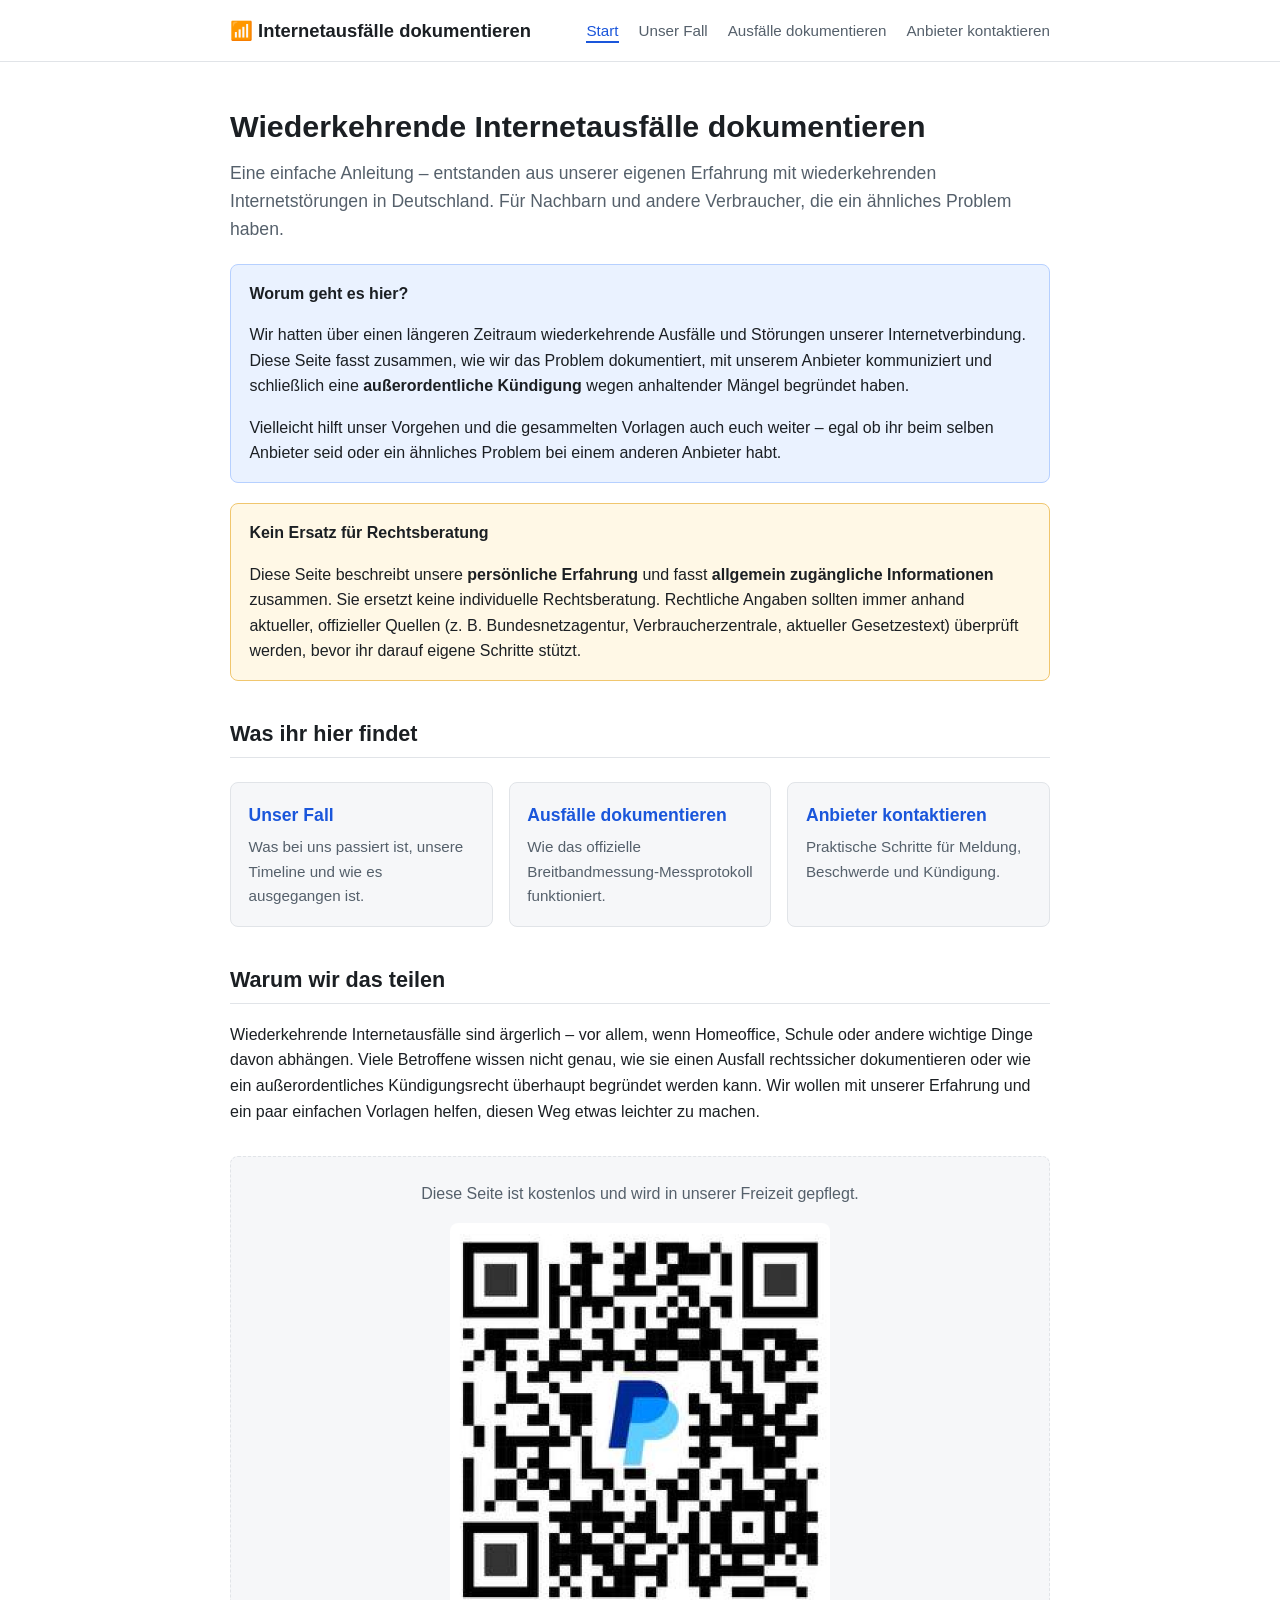
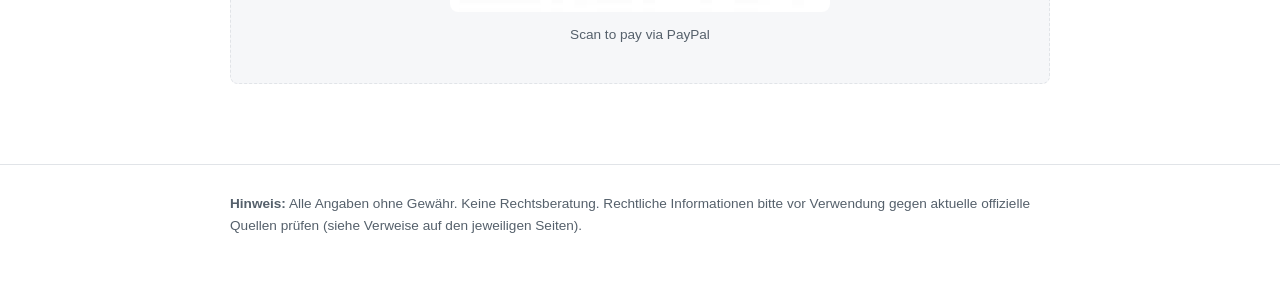
<file: index.html>
<!DOCTYPE html>
<html lang="de">
<head>
<meta charset="UTF-8">
<meta name="viewport" content="width=device-width, initial-scale=1.0">
<title>Wiederkehrende Internetausfälle – Erfahrungen &amp; Hilfe</title>
<meta name="description" content="Dokumentation wiederkehrender Internetausfälle in Deutschland: Messprotokoll, Anbieterkontakt und außerordentliche Kündigung. Persönliche Erfahrung und allgemeine Hinweise.">
<link rel="stylesheet" href="css/style.css">
</head>
<body>

<header class="site-header">
  <div class="header-inner">
    <a href="index.html" class="site-title">📶 Internetausfälle dokumentieren</a>
    <nav class="main-nav">
      <ul>
        <li><a href="index.html" class="active">Start</a></li>
        <li><a href="unser-fall.html">Unser Fall</a></li>
        <li><a href="messprotokoll.html">Ausfälle dokumentieren</a></li>
        <li><a href="anbieter-kontaktieren.html">Anbieter kontaktieren</a></li>
      </ul>
    </nav>
  </div>
</header>

<main>
  <div class="container">

    <h1>Wiederkehrende Internetausfälle dokumentieren</h1>
    <p class="lede">
      Eine einfache Anleitung – entstanden aus unserer eigenen Erfahrung mit
      wiederkehrenden Internetstörungen in Deutschland. Für Nachbarn und
      andere Verbraucher, die ein ähnliches Problem haben.
    </p>

    <div class="box box-info">
      <span class="box-title">Worum geht es hier?</span>
      <p>
        Wir hatten über einen längeren Zeitraum wiederkehrende Ausfälle und
        Störungen unserer Internetverbindung. Diese Seite fasst zusammen,
        wie wir das Problem dokumentiert, mit unserem Anbieter kommuniziert
        und schließlich eine <strong>außerordentliche Kündigung</strong>
        wegen anhaltender Mängel begründet haben.
      </p>
      <p>
        Vielleicht hilft unser Vorgehen und die gesammelten Vorlagen auch
        euch weiter – egal ob ihr beim selben Anbieter seid oder ein
        ähnliches Problem bei einem anderen Anbieter habt.
      </p>
    </div>

    <div class="box box-warning">
      <span class="box-title">Kein Ersatz für Rechtsberatung</span>
      <p>
        Diese Seite beschreibt unsere <strong>persönliche Erfahrung</strong>
        und fasst <strong>allgemein zugängliche Informationen</strong>
        zusammen. Sie ersetzt keine individuelle Rechtsberatung. Rechtliche
        Angaben sollten immer anhand aktueller, offizieller Quellen
        (z.&nbsp;B. Bundesnetzagentur, Verbraucherzentrale, aktueller
        Gesetzestext) überprüft werden, bevor ihr darauf eigene Schritte
        stützt.
      </p>
    </div>

    <h2>Was ihr hier findet</h2>
    <div class="card-grid">
      <a class="card" href="unser-fall.html">
        <h3>Unser Fall</h3>
        <p>Was bei uns passiert ist, unsere Timeline und wie es ausgegangen ist.</p>
      </a>
      <a class="card" href="messprotokoll.html">
        <h3>Ausfälle dokumentieren</h3>
        <p>Wie das offizielle Breitbandmessung-Messprotokoll funktioniert.</p>
      </a>
      <a class="card" href="anbieter-kontaktieren.html">
        <h3>Anbieter kontaktieren</h3>
        <p>Praktische Schritte für Meldung, Beschwerde und Kündigung.</p>
      </a>
    </div>

    <h2>Warum wir das teilen</h2>
    <p>
      Wiederkehrende Internetausfälle sind ärgerlich – vor allem, wenn Homeoffice,
      Schule oder andere wichtige Dinge davon abhängen. Viele Betroffene wissen
      nicht genau, wie sie einen Ausfall rechtssicher dokumentieren oder wie ein
      außerordentliches Kündigungsrecht überhaupt begründet werden kann. Wir
      wollen mit unserer Erfahrung und ein paar einfachen Vorlagen helfen, diesen
      Weg etwas leichter zu machen.
    </p>

    <div class="support-box">
      <p>Diese Seite ist kostenlos und wird in unserer Freizeit gepflegt.</p>
      <img src="assets/support/paypal-qr.png" alt="PayPal-QR-Code zum Bezahlen" style="max-width:380px; width:100%; margin: 0 auto 0.75rem; display:block;">
      <p style="font-size:0.85rem;">Scan to pay via PayPal</p>
    </div>

  </div>
</main>

<footer class="site-footer">
  <div class="footer-disclaimer">
    <strong>Hinweis:</strong> Alle Angaben ohne Gewähr. Keine Rechtsberatung.
    Rechtliche Informationen bitte vor Verwendung gegen aktuelle offizielle
    Quellen prüfen (siehe Verweise auf den jeweiligen Seiten).
  </div>
</footer>

</body>
</html>
</file>
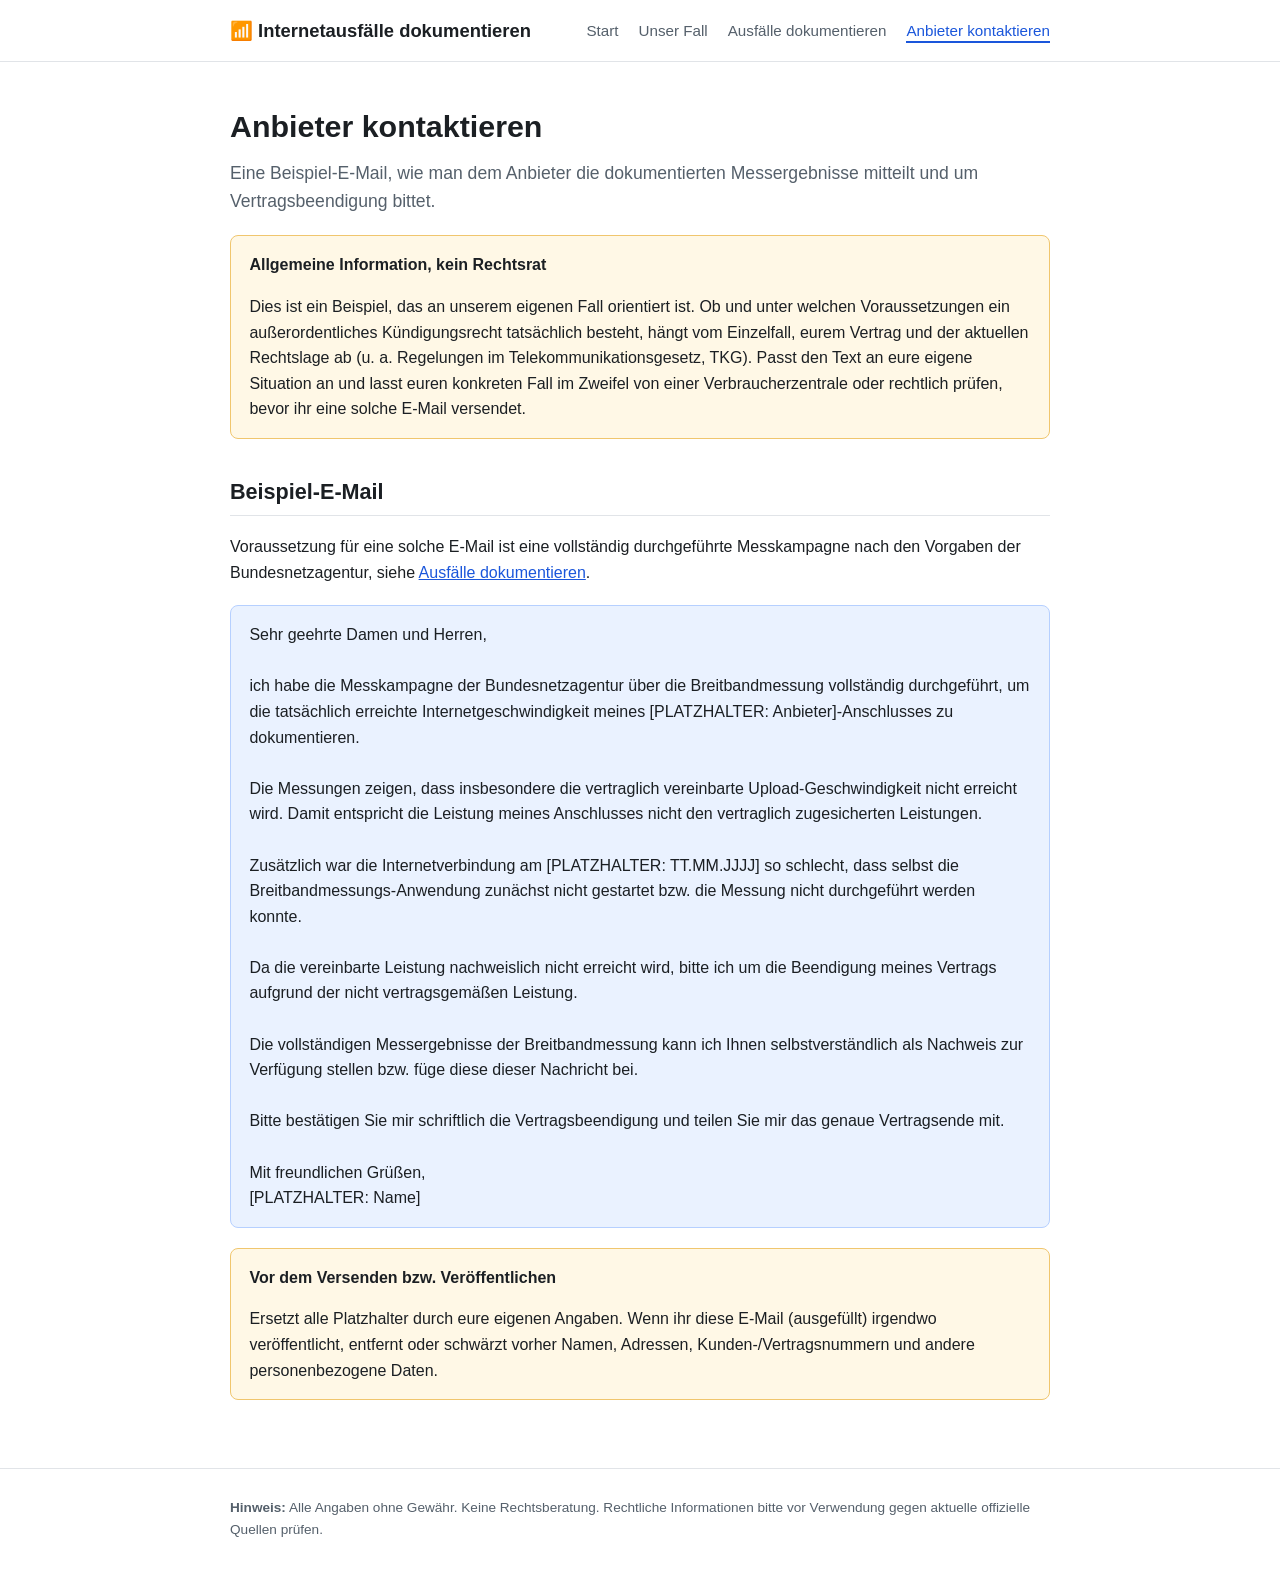
<file: anbieter-kontaktieren.html>
<!DOCTYPE html>
<html lang="de">
<head>
<meta charset="UTF-8">
<meta name="viewport" content="width=device-width, initial-scale=1.0">
<title>Anbieter kontaktieren – Internetausfälle dokumentieren</title>
<meta name="description" content="Beispiel-E-Mail, um den Internetanbieter über dokumentierte Messergebnisse zu informieren und um Vertragsbeendigung zu bitten.">
<link rel="stylesheet" href="css/style.css">
</head>
<body>

<header class="site-header">
  <div class="header-inner">
    <a href="index.html" class="site-title">📶 Internetausfälle dokumentieren</a>
    <nav class="main-nav">
      <ul>
        <li><a href="index.html">Start</a></li>
        <li><a href="unser-fall.html">Unser Fall</a></li>
        <li><a href="messprotokoll.html">Ausfälle dokumentieren</a></li>
        <li><a href="anbieter-kontaktieren.html" class="active">Anbieter kontaktieren</a></li>
      </ul>
    </nav>
  </div>
</header>

<main>
  <div class="container">

    <h1>Anbieter kontaktieren</h1>
    <p class="lede">
      Eine Beispiel-E-Mail, wie man dem Anbieter die dokumentierten
      Messergebnisse mitteilt und um Vertragsbeendigung bittet.
    </p>

    <div class="box box-warning">
      <span class="box-title">Allgemeine Information, kein Rechtsrat</span>
      <p>
        Dies ist ein Beispiel, das an unserem eigenen Fall orientiert ist.
        Ob und unter welchen Voraussetzungen ein außerordentliches
        Kündigungsrecht tatsächlich besteht, hängt vom Einzelfall, eurem
        Vertrag und der aktuellen Rechtslage ab (u.&nbsp;a. Regelungen im
        Telekommunikationsgesetz, TKG). Passt den Text an eure eigene
        Situation an und lasst euren konkreten Fall im Zweifel von einer
        Verbraucherzentrale oder rechtlich prüfen, bevor ihr eine solche
        E-Mail versendet.
      </p>
    </div>

    <h2>Beispiel-E-Mail</h2>
    <p>
      Voraussetzung für eine solche E-Mail ist eine vollständig
      durchgeführte Messkampagne nach den Vorgaben der Bundesnetzagentur,
      siehe <a href="messprotokoll.html">Ausfälle dokumentieren</a>.
    </p>

    <div class="box box-info">
      <p style="white-space: pre-line;">Sehr geehrte Damen und Herren,

ich habe die Messkampagne der Bundesnetzagentur über die Breitbandmessung vollständig durchgeführt, um die tatsächlich erreichte Internetgeschwindigkeit meines [PLATZHALTER: Anbieter]-Anschlusses zu dokumentieren.

Die Messungen zeigen, dass insbesondere die vertraglich vereinbarte Upload-Geschwindigkeit nicht erreicht wird. Damit entspricht die Leistung meines Anschlusses nicht den vertraglich zugesicherten Leistungen.

Zusätzlich war die Internetverbindung am [PLATZHALTER: TT.MM.JJJJ] so schlecht, dass selbst die Breitbandmessungs-Anwendung zunächst nicht gestartet bzw. die Messung nicht durchgeführt werden konnte.

Da die vereinbarte Leistung nachweislich nicht erreicht wird, bitte ich um die Beendigung meines Vertrags aufgrund der nicht vertragsgemäßen Leistung.

Die vollständigen Messergebnisse der Breitbandmessung kann ich Ihnen selbstverständlich als Nachweis zur Verfügung stellen bzw. füge diese dieser Nachricht bei.

Bitte bestätigen Sie mir schriftlich die Vertragsbeendigung und teilen Sie mir das genaue Vertragsende mit.

Mit freundlichen Grüßen,
[PLATZHALTER: Name]</p>
    </div>

    <div class="box box-warning">
      <span class="box-title">Vor dem Versenden bzw. Veröffentlichen</span>
      <p>
        Ersetzt alle Platzhalter durch eure eigenen Angaben. Wenn ihr diese
        E-Mail (ausgefüllt) irgendwo veröffentlicht, entfernt oder
        schwärzt vorher Namen, Adressen, Kunden-/Vertragsnummern und
        andere personenbezogene Daten.
      </p>
    </div>

  </div>
</main>

<footer class="site-footer">
  <div class="footer-disclaimer">
    <strong>Hinweis:</strong> Alle Angaben ohne Gewähr. Keine Rechtsberatung.
    Rechtliche Informationen bitte vor Verwendung gegen aktuelle offizielle
    Quellen prüfen.
  </div>
</footer>

</body>
</html>
</file>
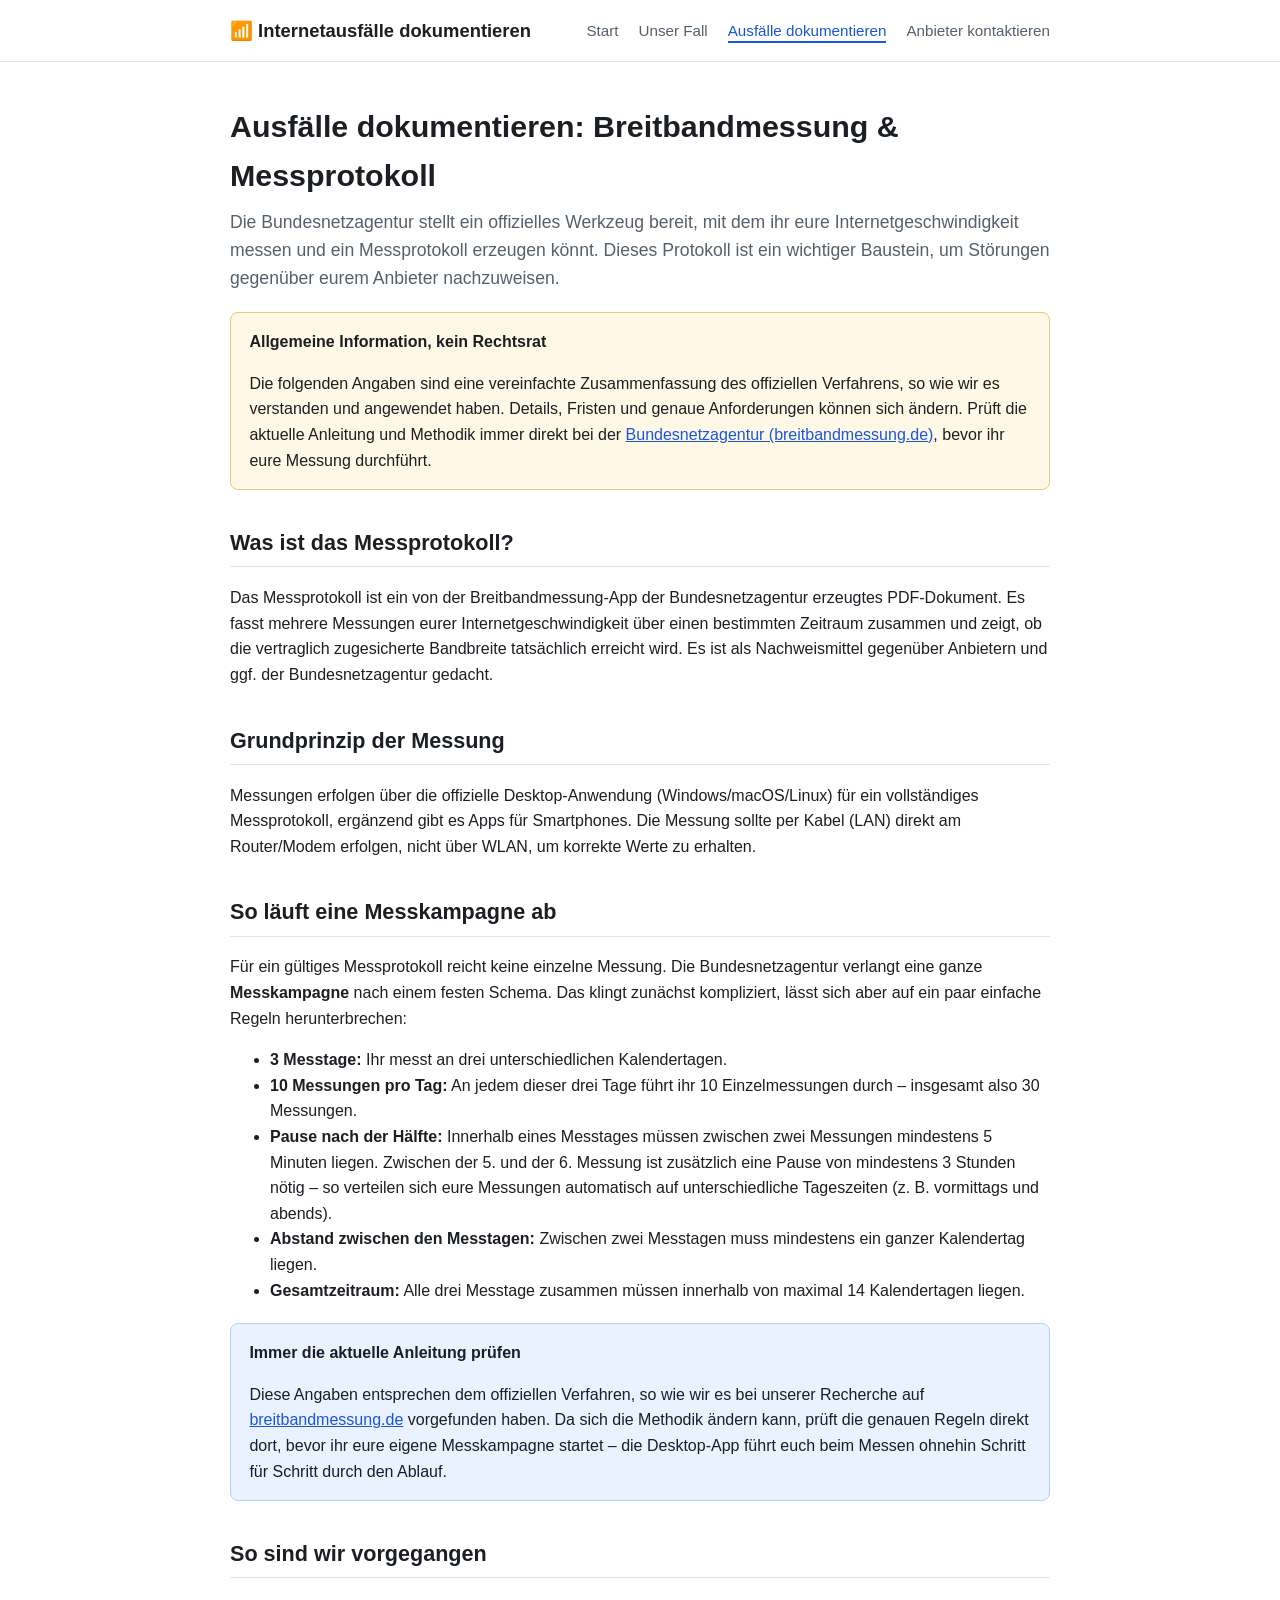
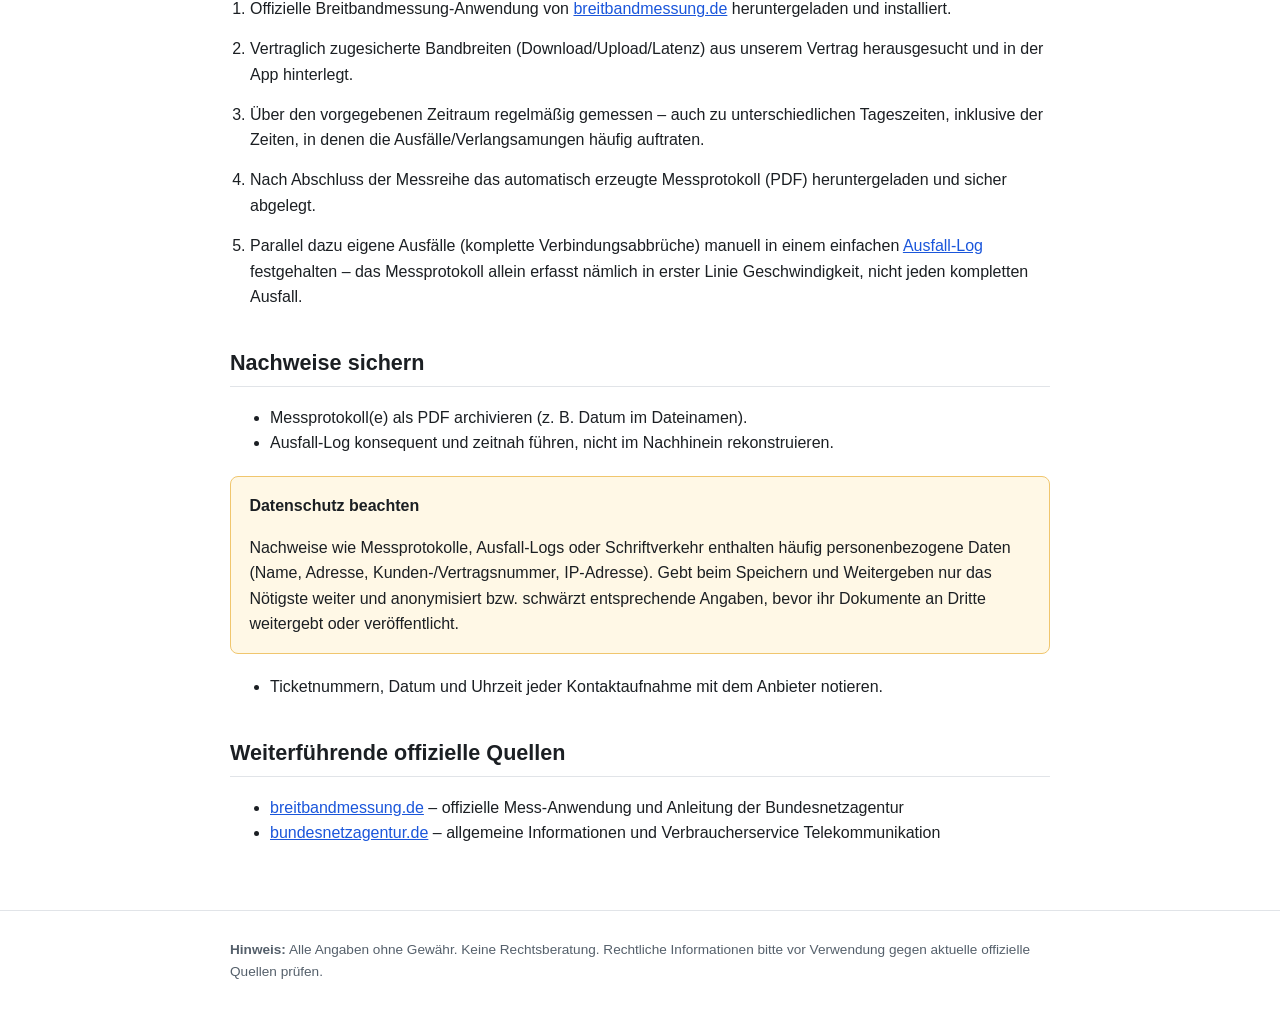
<file: messprotokoll.html>
<!DOCTYPE html>
<html lang="de">
<head>
<meta charset="UTF-8">
<meta name="viewport" content="width=device-width, initial-scale=1.0">
<title>Ausfälle dokumentieren (Breitbandmessung / Messprotokoll)</title>
<meta name="description" content="So funktioniert das offizielle Breitbandmessung-Messprotokoll der Bundesnetzagentur zur Dokumentation von Internetausfällen.">
<link rel="stylesheet" href="css/style.css">
</head>
<body>

<header class="site-header">
  <div class="header-inner">
    <a href="index.html" class="site-title">📶 Internetausfälle dokumentieren</a>
    <nav class="main-nav">
      <ul>
        <li><a href="index.html">Start</a></li>
        <li><a href="unser-fall.html">Unser Fall</a></li>
        <li><a href="messprotokoll.html" class="active">Ausfälle dokumentieren</a></li>
        <li><a href="anbieter-kontaktieren.html">Anbieter kontaktieren</a></li>
      </ul>
    </nav>
  </div>
</header>

<main>
  <div class="container">

    <h1>Ausfälle dokumentieren: Breitbandmessung &amp; Messprotokoll</h1>
    <p class="lede">
      Die Bundesnetzagentur stellt ein offizielles Werkzeug bereit, mit dem
      ihr eure Internetgeschwindigkeit messen und ein Messprotokoll
      erzeugen könnt. Dieses Protokoll ist ein wichtiger Baustein, um
      Störungen gegenüber eurem Anbieter nachzuweisen.
    </p>

    <div class="box box-warning">
      <span class="box-title">Allgemeine Information, kein Rechtsrat</span>
      <p>
        Die folgenden Angaben sind eine vereinfachte Zusammenfassung des
        offiziellen Verfahrens, so wie wir es verstanden und angewendet
        haben. Details, Fristen und genaue Anforderungen können sich
        ändern. Prüft die aktuelle Anleitung und Methodik immer direkt bei
        der
        <a href="https://www.breitbandmessung.de" target="_blank" rel="noopener">Bundesnetzagentur (breitbandmessung.de)</a>,
        bevor ihr eure Messung durchführt.
      </p>
    </div>

    <h2>Was ist das Messprotokoll?</h2>
    <p>
      Das Messprotokoll ist ein von der Breitbandmessung-App der
      Bundesnetzagentur erzeugtes PDF-Dokument. Es fasst mehrere Messungen
      eurer Internetgeschwindigkeit über einen bestimmten Zeitraum zusammen
      und zeigt, ob die vertraglich zugesicherte Bandbreite tatsächlich
      erreicht wird. Es ist als Nachweismittel gegenüber Anbietern und ggf.
      der Bundesnetzagentur gedacht.
    </p>

    <h2>Grundprinzip der Messung</h2>
    <p>
      Messungen erfolgen über die offizielle Desktop-Anwendung
      (Windows/macOS/Linux) für ein vollständiges Messprotokoll,
      ergänzend gibt es Apps für Smartphones. Die Messung sollte per
      Kabel (LAN) direkt am Router/Modem erfolgen, nicht über WLAN, um
      korrekte Werte zu erhalten.
    </p>

    <h2>So läuft eine Messkampagne ab</h2>
    <p>
      Für ein gültiges Messprotokoll reicht keine einzelne Messung. Die
      Bundesnetzagentur verlangt eine ganze <strong>Messkampagne</strong>
      nach einem festen Schema. Das klingt zunächst kompliziert, lässt
      sich aber auf ein paar einfache Regeln herunterbrechen:
    </p>
    <ul>
      <li><strong>3 Messtage:</strong> Ihr messt an drei unterschiedlichen Kalendertagen.</li>
      <li><strong>10 Messungen pro Tag:</strong> An jedem dieser drei Tage führt ihr 10 Einzelmessungen durch – insgesamt also 30 Messungen.</li>
      <li><strong>Pause nach der Hälfte:</strong> Innerhalb eines Messtages müssen zwischen zwei Messungen mindestens 5 Minuten liegen. Zwischen der 5. und der 6. Messung ist zusätzlich eine Pause von mindestens 3 Stunden nötig – so verteilen sich eure Messungen automatisch auf unterschiedliche Tageszeiten (z.&nbsp;B. vormittags und abends).</li>
      <li><strong>Abstand zwischen den Messtagen:</strong> Zwischen zwei Messtagen muss mindestens ein ganzer Kalendertag liegen.</li>
      <li><strong>Gesamtzeitraum:</strong> Alle drei Messtage zusammen müssen innerhalb von maximal 14 Kalendertagen liegen.</li>
    </ul>

    <div class="box box-info">
      <span class="box-title">Immer die aktuelle Anleitung prüfen</span>
      <p>
        Diese Angaben entsprechen dem offiziellen Verfahren, so wie wir
        es bei unserer Recherche auf
        <a href="https://www.breitbandmessung.de/fragen-und-antworten" target="_blank" rel="noopener">breitbandmessung.de</a>
        vorgefunden haben. Da sich die Methodik ändern kann, prüft die
        genauen Regeln direkt dort, bevor ihr eure eigene Messkampagne
        startet – die Desktop-App führt euch beim Messen ohnehin Schritt
        für Schritt durch den Ablauf.
      </p>
    </div>

    <h2>So sind wir vorgegangen</h2>
    <ol class="steps">
      <li>
        Offizielle Breitbandmessung-Anwendung von
        <a href="https://www.breitbandmessung.de" target="_blank" rel="noopener">breitbandmessung.de</a>
        heruntergeladen und installiert.
      </li>
      <li>
        Vertraglich zugesicherte Bandbreiten (Download/Upload/Latenz) aus
        unserem Vertrag herausgesucht und in der App hinterlegt.
      </li>
      <li>
        Über den vorgegebenen Zeitraum regelmäßig gemessen – auch zu
        unterschiedlichen Tageszeiten, inklusive der Zeiten, in denen die
        Ausfälle/Verlangsamungen häufig auftraten.
      </li>
      <li>
        Nach Abschluss der Messreihe das automatisch erzeugte
        Messprotokoll (PDF) heruntergeladen und sicher abgelegt.
      </li>
      <li>
        Parallel dazu eigene Ausfälle (komplette Verbindungsabbrüche)
        manuell in einem einfachen
        <a href="templates/ausfall-log-vorlage.csv" download>Ausfall-Log</a>
        festgehalten – das Messprotokoll allein erfasst nämlich in erster
        Linie Geschwindigkeit, nicht jeden kompletten Ausfall.
      </li>
    </ol>

    <h2>Nachweise sichern</h2>
    <ul>
      <li>Messprotokoll(e) als PDF archivieren (z.&nbsp;B. Datum im Dateinamen).</li>
      <li>Ausfall-Log konsequent und zeitnah führen, nicht im Nachhinein rekonstruieren.</li>
    </ul>

    <div class="box box-warning">
      <span class="box-title">Datenschutz beachten</span>
      <p>
        Nachweise wie Messprotokolle, Ausfall-Logs oder Schriftverkehr
        enthalten häufig personenbezogene Daten (Name, Adresse,
        Kunden-/Vertragsnummer, IP-Adresse). Gebt beim Speichern und
        Weitergeben nur das Nötigste weiter und anonymisiert bzw. schwärzt
        entsprechende Angaben, bevor ihr Dokumente an Dritte weitergebt
        oder veröffentlicht.
      </p>
    </div>

    <ul>
      <li>Ticketnummern, Datum und Uhrzeit jeder Kontaktaufnahme mit dem Anbieter notieren.</li>
    </ul>

    <h2>Weiterführende offizielle Quellen</h2>
    <ul>
      <li><a href="https://www.breitbandmessung.de" target="_blank" rel="noopener">breitbandmessung.de</a> – offizielle Mess-Anwendung und Anleitung der Bundesnetzagentur</li>
      <li><a href="https://www.bundesnetzagentur.de" target="_blank" rel="noopener">bundesnetzagentur.de</a> – allgemeine Informationen und Verbraucherservice Telekommunikation</li>
    </ul>

  </div>
</main>

<footer class="site-footer">
  <div class="footer-disclaimer">
    <strong>Hinweis:</strong> Alle Angaben ohne Gewähr. Keine Rechtsberatung.
    Rechtliche Informationen bitte vor Verwendung gegen aktuelle offizielle
    Quellen prüfen.
  </div>
</footer>

</body>
</html>
</file>
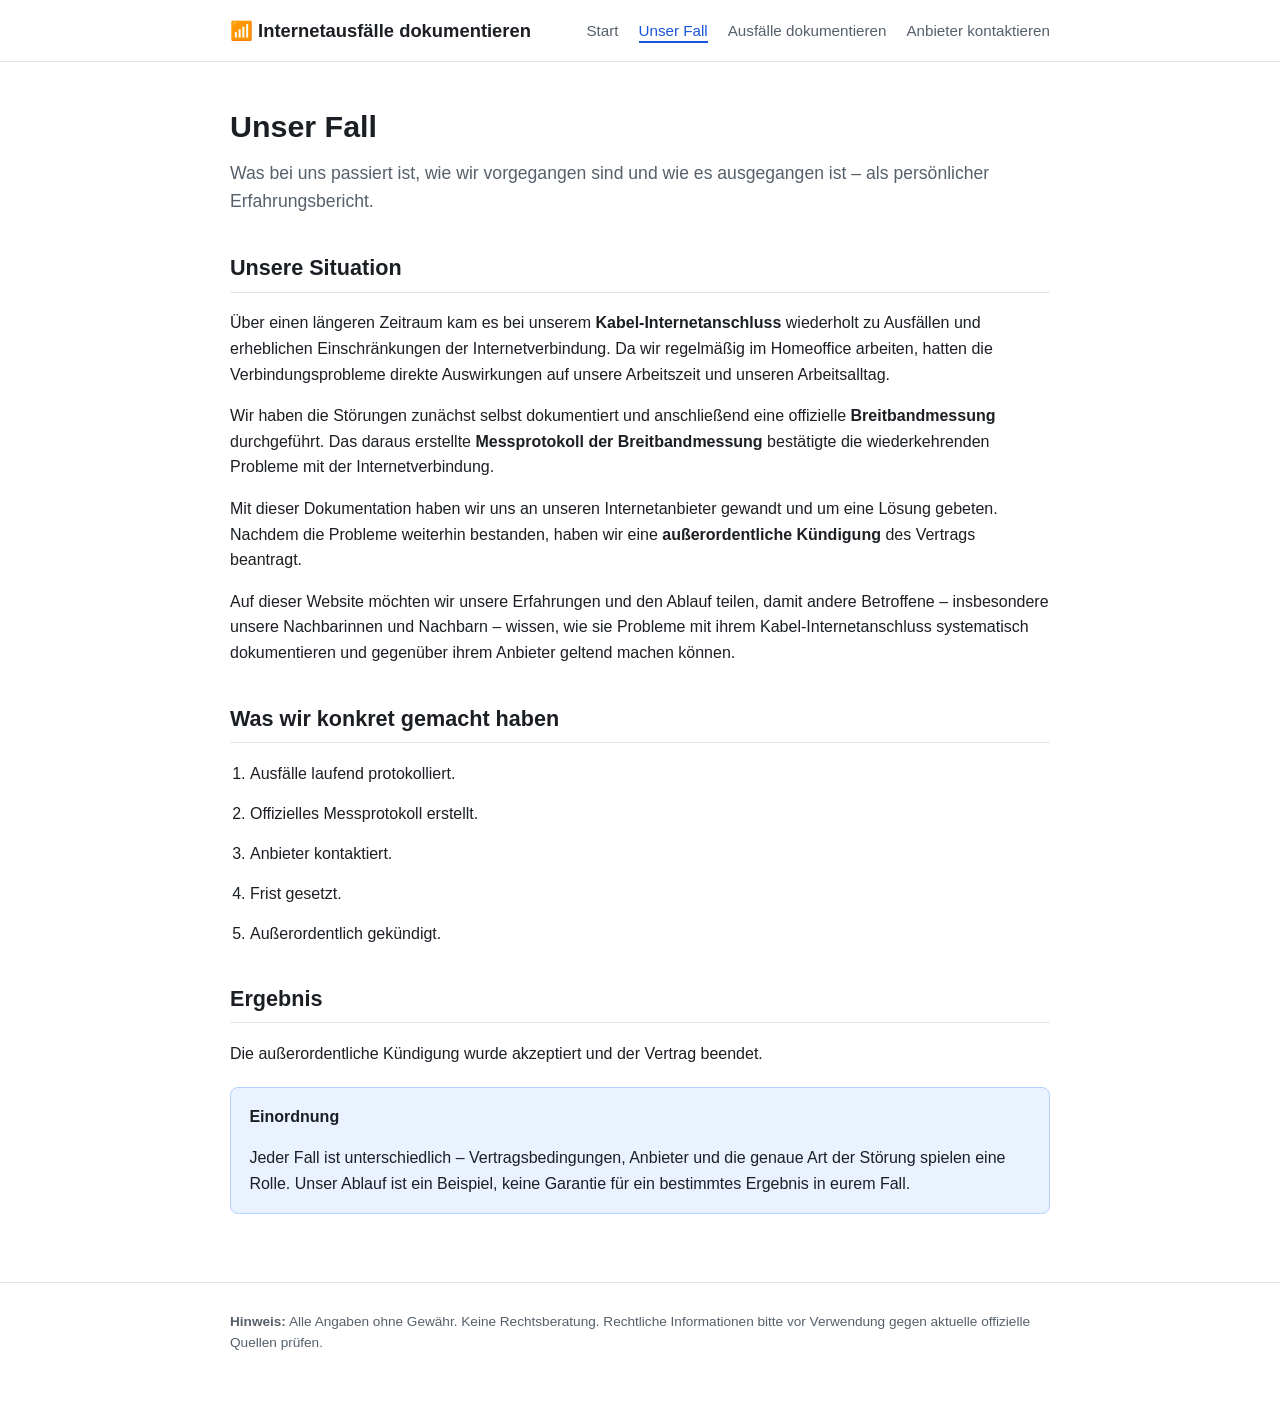
<file: unser-fall.html>
<!DOCTYPE html>
<html lang="de">
<head>
<meta charset="UTF-8">
<meta name="viewport" content="width=device-width, initial-scale=1.0">
<title>Unser Fall – Internetausfälle dokumentieren</title>
<meta name="description" content="Unsere persönliche Erfahrung mit wiederkehrenden Internetausfällen: Zeitleiste, unser Vorgehen und das Ergebnis.">
<link rel="stylesheet" href="css/style.css">
</head>
<body>

<header class="site-header">
  <div class="header-inner">
    <a href="index.html" class="site-title">📶 Internetausfälle dokumentieren</a>
    <nav class="main-nav">
      <ul>
        <li><a href="index.html">Start</a></li>
        <li><a href="unser-fall.html" class="active">Unser Fall</a></li>
        <li><a href="messprotokoll.html">Ausfälle dokumentieren</a></li>
        <li><a href="anbieter-kontaktieren.html">Anbieter kontaktieren</a></li>
      </ul>
    </nav>
  </div>
</header>

<main>
  <div class="container">

    <h1>Unser Fall</h1>
    <p class="lede">
      Was bei uns passiert ist, wie wir vorgegangen sind und wie es
      ausgegangen ist – als persönlicher Erfahrungsbericht.
    </p>

    <h2>Unsere Situation</h2>
    <p>
      Über einen längeren Zeitraum kam es bei unserem
      <strong>Kabel-Internetanschluss</strong> wiederholt zu Ausfällen und
      erheblichen Einschränkungen der Internetverbindung. Da wir regelmäßig
      im Homeoffice arbeiten, hatten die Verbindungsprobleme direkte
      Auswirkungen auf unsere Arbeitszeit und unseren Arbeitsalltag.
    </p>
    <p>
      Wir haben die Störungen zunächst selbst dokumentiert und
      anschließend eine offizielle <strong>Breitbandmessung</strong>
      durchgeführt. Das daraus erstellte <strong>Messprotokoll der
      Breitbandmessung</strong> bestätigte die wiederkehrenden Probleme mit
      der Internetverbindung.
    </p>
    <p>
      Mit dieser Dokumentation haben wir uns an unseren Internetanbieter
      gewandt und um eine Lösung gebeten. Nachdem die Probleme weiterhin
      bestanden, haben wir eine <strong>außerordentliche Kündigung</strong>
      des Vertrags beantragt.
    </p>
    <p>
      Auf dieser Website möchten wir unsere Erfahrungen und den Ablauf
      teilen, damit andere Betroffene – insbesondere unsere Nachbarinnen
      und Nachbarn – wissen, wie sie Probleme mit ihrem
      Kabel-Internetanschluss systematisch dokumentieren und gegenüber
      ihrem Anbieter geltend machen können.
    </p>

    <h2>Was wir konkret gemacht haben</h2>
    <ol class="steps">
      <li>
        Ausfälle laufend protokolliert.
      </li>
      <li>
        Offizielles Messprotokoll erstellt.
      </li>
      <li>
        Anbieter kontaktiert.
      </li>
      <li>
        Frist gesetzt.
      </li>
      <li>
        Außerordentlich gekündigt.
      </li>
    </ol>

    <h2>Ergebnis</h2>
    <p>
      Die außerordentliche Kündigung wurde akzeptiert und der Vertrag beendet.
    </p>

    <div class="box box-info">
      <span class="box-title">Einordnung</span>
      <p>
        Jeder Fall ist unterschiedlich – Vertragsbedingungen, Anbieter und
        die genaue Art der Störung spielen eine Rolle. Unser Ablauf ist ein
        Beispiel, keine Garantie für ein bestimmtes Ergebnis in eurem Fall.
      </p>
    </div>

  </div>
</main>

<footer class="site-footer">
  <div class="footer-disclaimer">
    <strong>Hinweis:</strong> Alle Angaben ohne Gewähr. Keine Rechtsberatung.
    Rechtliche Informationen bitte vor Verwendung gegen aktuelle offizielle
    Quellen prüfen.
  </div>
</footer>

</body>
</html>
</file>
<file: css/style.css>
/* ==========================================================================
   Internet-Ausfall-Doku – minimalistisches Stylesheet
   ========================================================================== */

:root {
  --color-bg: #ffffff;
  --color-bg-alt: #f6f7f9;
  --color-text: #1b1f23;
  --color-text-muted: #55606b;
  --color-border: #e1e4e8;
  --color-primary: #1a56db;
  --color-primary-dark: #123f9e;
  --color-warning-bg: #fff8e6;
  --color-warning-border: #f0c66e;
  --color-info-bg: #eaf2ff;
  --color-info-border: #b6d0ff;
  --color-coffee: #ff813f;
  --max-width: 860px;
  --radius: 8px;
}

* {
  box-sizing: border-box;
}

html {
  scroll-behavior: smooth;
}

body {
  margin: 0;
  font-family: -apple-system, BlinkMacSystemFont, "Segoe UI", Roboto, Helvetica, Arial, sans-serif;
  color: var(--color-text);
  background: var(--color-bg);
  line-height: 1.6;
}

a {
  color: var(--color-primary);
  text-decoration: underline;
}

a:hover {
  color: var(--color-primary-dark);
}

img {
  max-width: 100%;
  border-radius: var(--radius);
}

.container {
  max-width: var(--max-width);
  margin: 0 auto;
  padding: 0 1.25rem;
}

/* ---------------- Header / Navigation ---------------- */

header.site-header {
  border-bottom: 1px solid var(--color-border);
  background: var(--color-bg);
}

.header-inner {
  max-width: var(--max-width);
  margin: 0 auto;
  padding: 1rem 1.25rem;
  display: flex;
  flex-wrap: wrap;
  align-items: center;
  justify-content: space-between;
  gap: 0.75rem;
}

.site-title {
  font-size: 1.15rem;
  font-weight: 700;
  color: var(--color-text);
  text-decoration: none;
}

.site-title:hover {
  color: var(--color-primary);
}

nav.main-nav ul {
  list-style: none;
  display: flex;
  flex-wrap: wrap;
  gap: 1.25rem;
  margin: 0;
  padding: 0;
}

nav.main-nav a {
  text-decoration: none;
  color: var(--color-text-muted);
  font-size: 0.95rem;
  font-weight: 500;
  padding-bottom: 2px;
  border-bottom: 2px solid transparent;
}

nav.main-nav a:hover,
nav.main-nav a.active {
  color: var(--color-primary);
  border-bottom-color: var(--color-primary);
}

/* ---------------- Main content ---------------- */

main {
  padding: 2.5rem 0 3rem;
}

main .container > *:first-child {
  margin-top: 0;
}

h1 {
  font-size: 1.9rem;
  margin-bottom: 0.5rem;
}

h2 {
  font-size: 1.35rem;
  margin-top: 2.25rem;
  border-bottom: 1px solid var(--color-border);
  padding-bottom: 0.35rem;
}

h3 {
  font-size: 1.1rem;
  margin-top: 1.5rem;
}

.lede {
  font-size: 1.1rem;
  color: var(--color-text-muted);
  margin-top: 0.25rem;
}

.updated {
  font-size: 0.85rem;
  color: var(--color-text-muted);
  margin-top: -0.25rem;
}

/* ---------------- Callout boxes ---------------- */

.box {
  border-radius: var(--radius);
  padding: 1rem 1.15rem;
  margin: 1.25rem 0;
  border: 1px solid var(--color-border);
}

.box p:last-child {
  margin-bottom: 0;
}

.box p:first-child {
  margin-top: 0;
}

.box-warning {
  background: var(--color-warning-bg);
  border-color: var(--color-warning-border);
}

.box-info {
  background: var(--color-info-bg);
  border-color: var(--color-info-border);
}

.box-title {
  font-weight: 700;
  display: block;
  margin-bottom: 0.35rem;
}

/* ---------------- Cards (Home page) ---------------- */

.card-grid {
  display: grid;
  grid-template-columns: repeat(auto-fit, minmax(220px, 1fr));
  gap: 1rem;
  margin: 1.5rem 0;
}

.card {
  border: 1px solid var(--color-border);
  border-radius: var(--radius);
  padding: 1.1rem;
  background: var(--color-bg-alt);
  text-decoration: none;
  color: var(--color-text);
  display: block;
}

.card:hover {
  border-color: var(--color-primary);
}

.card h3 {
  margin: 0 0 0.4rem;
  color: var(--color-primary);
}

.card p {
  margin: 0;
  color: var(--color-text-muted);
  font-size: 0.95rem;
}

/* ---------------- Tables ---------------- */

table {
  width: 100%;
  border-collapse: collapse;
  margin: 1.25rem 0;
  font-size: 0.95rem;
}

caption {
  text-align: left;
  font-size: 0.85rem;
  color: var(--color-text-muted);
  margin-bottom: 0.4rem;
}

th, td {
  border: 1px solid var(--color-border);
  padding: 0.5rem 0.6rem;
  text-align: left;
  vertical-align: top;
}

th {
  background: var(--color-bg-alt);
}

.table-wrap {
  overflow-x: auto;
}

/* ---------------- Steps ---------------- */

ol.steps {
  padding-left: 1.25rem;
}

ol.steps li {
  margin-bottom: 0.9rem;
}

/* ---------------- Buttons / links ---------------- */

.btn {
  display: inline-block;
  padding: 0.55rem 1rem;
  border-radius: var(--radius);
  background: var(--color-primary);
  color: #fff;
  text-decoration: none;
  font-weight: 600;
  font-size: 0.95rem;
}

.btn:hover {
  background: var(--color-primary-dark);
  color: #fff;
}

.btn-coffee {
  background: var(--color-coffee);
}

.btn-coffee:hover {
  background: #e0672a;
}

.btn-outline {
  background: transparent;
  border: 1px solid var(--color-primary);
  color: var(--color-primary);
}

.btn-outline:hover {
  background: var(--color-info-bg);
  color: var(--color-primary-dark);
}

.download-list {
  list-style: none;
  padding: 0;
}

.download-list li {
  border: 1px solid var(--color-border);
  border-radius: var(--radius);
  padding: 0.9rem 1rem;
  margin-bottom: 0.9rem;
  background: var(--color-bg-alt);
}

.download-list h3 {
  margin: 0 0 0.3rem;
}

.download-list p {
  margin: 0 0 0.6rem;
  color: var(--color-text-muted);
  font-size: 0.95rem;
}

/* ---------------- Support / coffee section ---------------- */

.support-box {
  text-align: center;
  border: 1px dashed var(--color-border);
  border-radius: var(--radius);
  padding: 1.5rem 1rem;
  margin: 2rem 0;
  background: var(--color-bg-alt);
}

.support-box p {
  margin-top: 0;
  color: var(--color-text-muted);
}

/* ---------------- Footer ---------------- */

footer.site-footer {
  border-top: 1px solid var(--color-border);
  padding: 1.75rem 0 2.5rem;
  color: var(--color-text-muted);
  font-size: 0.85rem;
}

footer.site-footer a {
  color: var(--color-text-muted);
}

footer .footer-disclaimer {
  max-width: var(--max-width);
  margin: 0 auto 0.75rem;
  padding: 0 1.25rem;
}

footer .footer-meta {
  max-width: var(--max-width);
  margin: 0 auto;
  padding: 0 1.25rem;
  display: flex;
  flex-wrap: wrap;
  justify-content: space-between;
  gap: 0.5rem;
}

/* ---------------- Responsive ---------------- */

@media (max-width: 600px) {
  .header-inner {
    flex-direction: column;
    align-items: flex-start;
  }

  nav.main-nav ul {
    gap: 0.85rem;
  }

  h1 {
    font-size: 1.55rem;
  }
}
</file>
